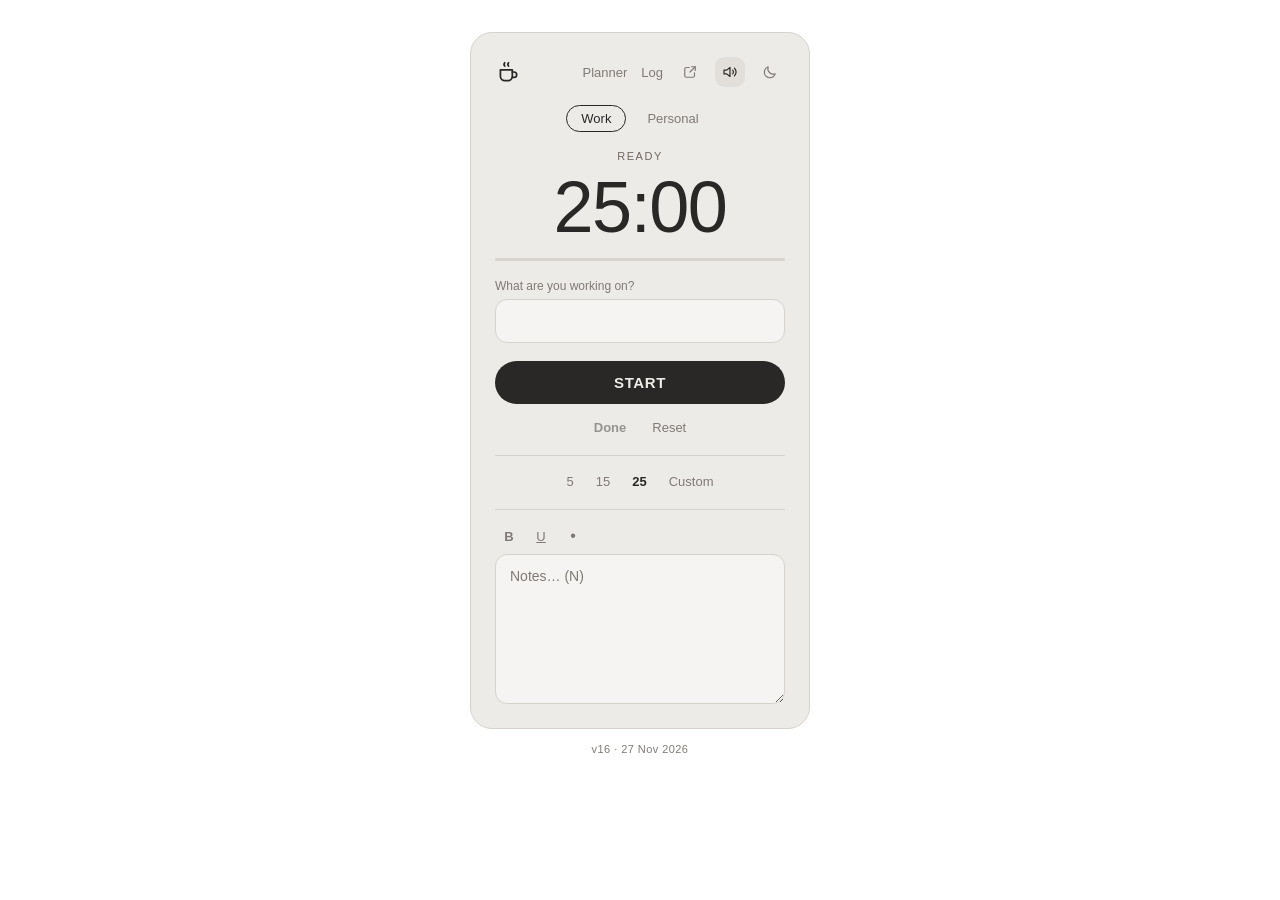
<file: index.html>
<!doctype html>
<!-- PomoPal. Copyright (c) 2026 JulieFluff. All rights reserved. Not for reuse; see LICENSE.txt. -->
<html lang="en">
<head>
  <meta charset="UTF-8"><meta name="viewport" content="width=device-width, initial-scale=1">
  <meta http-equiv="Content-Security-Policy" content="default-src 'self'; img-src 'self' data:; style-src 'self'; script-src 'self'; connect-src 'self' https://*.supabase.co">
  <title>Focus</title><link rel="icon" href="assets/icons/mug.svg"><link rel="stylesheet" href="web.css?v=v16">
</head>
<body class="web">
<!-- Browser version (work look, locked design docs/PomoPal_work-look-mockup.html, Val 2026-11-18).
     It keeps every id the shared ../renderer/app.js needs, so the Mac app's code runs it unchanged. -->
<main class="app-shell" aria-label="Focus timer">
  <section id="timer-view" class="card timer-card">
    <header class="top full-only">
      <button id="mascot" class="mug-button" type="button" data-active="tomato" aria-label="Focus timer">
        <svg class="mug" viewBox="0 0 24 24" aria-hidden="true"><path d="M5 10h11v6a4 4 0 0 1-4 4H9a4 4 0 0 1-4-4z"/><path d="M16 12h1.5a2.5 2.5 0 0 1 0 5H16"/><path class="steam" d="M9 3.5c-.8.9-.8 2.1 0 3"/><path class="steam s2" d="M12.5 3.5c-.8.9-.8 2.1 0 3"/></svg>
      </button>
      <nav class="tools" aria-label="Menu">
        <a id="open-planner" class="text-link" href="planner.html" target="_blank" rel="noopener">Planner</a>
        <button id="open-log" class="text-link" type="button">Log</button>
        <button id="compact-toggle" class="icon-button popout-icon" type="button" aria-label="Pop out the timer" title="Pop out the timer"></button>
        <button id="mute-toggle" class="icon-button sound-icon" type="button" aria-label="Mute sounds" aria-pressed="false"></button>
        <button id="theme-toggle" class="icon-button theme-icon" type="button" aria-label="Switch to dark mode" aria-pressed="false"></button>
      </nav>
    </header>
    <div id="category-slot" class="full-only"></div>
    <p id="status" class="hidden-status" aria-hidden="true">Ready when you are</p>
    <p id="web-status" class="status full-only" aria-live="polite">Ready</p>
    <output id="time" class="time" aria-label="Time remaining">25:00</output>
    <div class="progress full-only" aria-hidden="true"><i id="progress-bar"></i></div>
    <div class="intention-wrap full-only">
      <label for="intention">What are you working on?</label>
      <input id="intention" maxlength="120" autocomplete="off" aria-autocomplete="list" aria-controls="suggestions">
      <div id="suggestions" class="suggest" role="listbox" aria-label="Earlier tasks" hidden></div>
      <p id="task-needed" class="task-needed" role="alert" hidden>Type what you're working on first</p>
    </div>
    <div id="timer-controls" class="controls full-only">
      <button id="start-stop" class="primary" type="button">Start</button>
      <div class="links"><button id="log-time" class="text-link strong" type="button" title="Stop now and log the time so far" disabled>Done</button><button id="reset" class="text-link" type="button">Reset</button></div>
      <p id="done-hint" class="hint" hidden>Done = stop now and log the time so far</p>
    </div>
    <div class="presets full-only" aria-label="Timer length">
      <span class="duration-row"><button type="button" data-minutes="5" aria-pressed="false">5</button><button type="button" data-minutes="15" aria-pressed="false">15</button><button type="button" data-minutes="25" class="selected" aria-pressed="true">25</button></span>
      <button id="custom-toggle" class="text-link" type="button" aria-expanded="false">Custom</button>
    </div>
    <form id="custom-duration" class="custom-duration full-only" hidden><label for="custom-minutes">Minutes</label><input id="custom-minutes" type="number" min="1" max="180" step="1" inputmode="numeric" required><button type="submit" class="text-link strong">Set</button></form>
    <!-- Notes while the timer runs (Val 2026-11-19). Moves into the pop-out with the time. -->
    <div id="live-notes" class="live-notes">
      <div id="live-note" data-placeholder="Notes… (N)" aria-label="Notes for this session"></div>
    </div>
    <!-- The shared app's own "time's up" choices; the browser version uses the note card below instead. -->
    <div id="completion-actions" class="app-only" hidden><span id="completed-task"></span><button id="continue-task" type="button">Continue</button><button id="new-task" type="button">New task</button><button id="expand-toggle" type="button">Back</button><input id="always-on-top" type="checkbox"></div>
  </section>

  <section id="note-card" class="card note-card full-only" aria-label="Logged" hidden>
    <p class="status note-status">
      <svg class="mug" viewBox="0 0 24 24" aria-hidden="true"><path d="M5 10h11v6a4 4 0 0 1-4 4H9a4 4 0 0 1-4-4z"/><path d="M16 12h1.5a2.5 2.5 0 0 1 0 5H16"/><path class="steam" d="M9 3.5c-.8.9-.8 2.1 0 3"/><path class="steam s2" d="M12.5 3.5c-.8.9-.8 2.1 0 3"/></svg>
      <span id="note-status">Time's up · logged</span>
    </p>
    <p id="note-title" class="note-title"></p>
    <p id="note-sub" class="note-sub"></p>
    <label for="note-text" id="note-text-label">Add a note (optional)</label>
    <div id="note-text" aria-labelledby="note-text-label"></div>
    <button id="save-note" class="primary" type="button">Save note</button>
    <div class="links"><button id="skip-note" class="text-link" type="button">Skip</button><button id="same-again" class="text-link" type="button">Same task again</button></div>
  </section>

  <section id="log-view" class="card log-card full-only" aria-label="Log" hidden></section>

  <p class="web-popped mini-only">The timer is in the pop-out window · <button id="bring-back" class="text-link" type="button">Bring it back</button></p>
  <!-- Version: the build script writes the build's version here (Val 2026-11-19). -->
  <p id="app-version" class="app-version">v16 · 27 Nov 2026</p>
</main>
<dialog id="settings-dialog" aria-label="Settings">
  <form method="dialog"><select id="finish-sound" aria-label="Finish sound"><option value="random">Surprise me</option><option value="bright">Bright</option><option value="gentle">Gentle</option><option value="sparkle">Sparkle</option></select></form>
</dialog>
<script src="renderer/timer-model.js?v=v16"></script><script src="renderer/finish-sounds.js?v=v16"></script><script src="renderer/preferences.js?v=v16"></script><script src="web-log.js?v=v16"></script><script src="web-notes.js?v=v16"></script><script src="web-bridge.js?v=v16"></script><script src="renderer/app.js?v=v16"></script><script src="web-config.js?v=v16"></script><script src="web-sync.js?v=v16"></script><script src="web-extras.js?v=v16"></script>
</body></html>
</file>
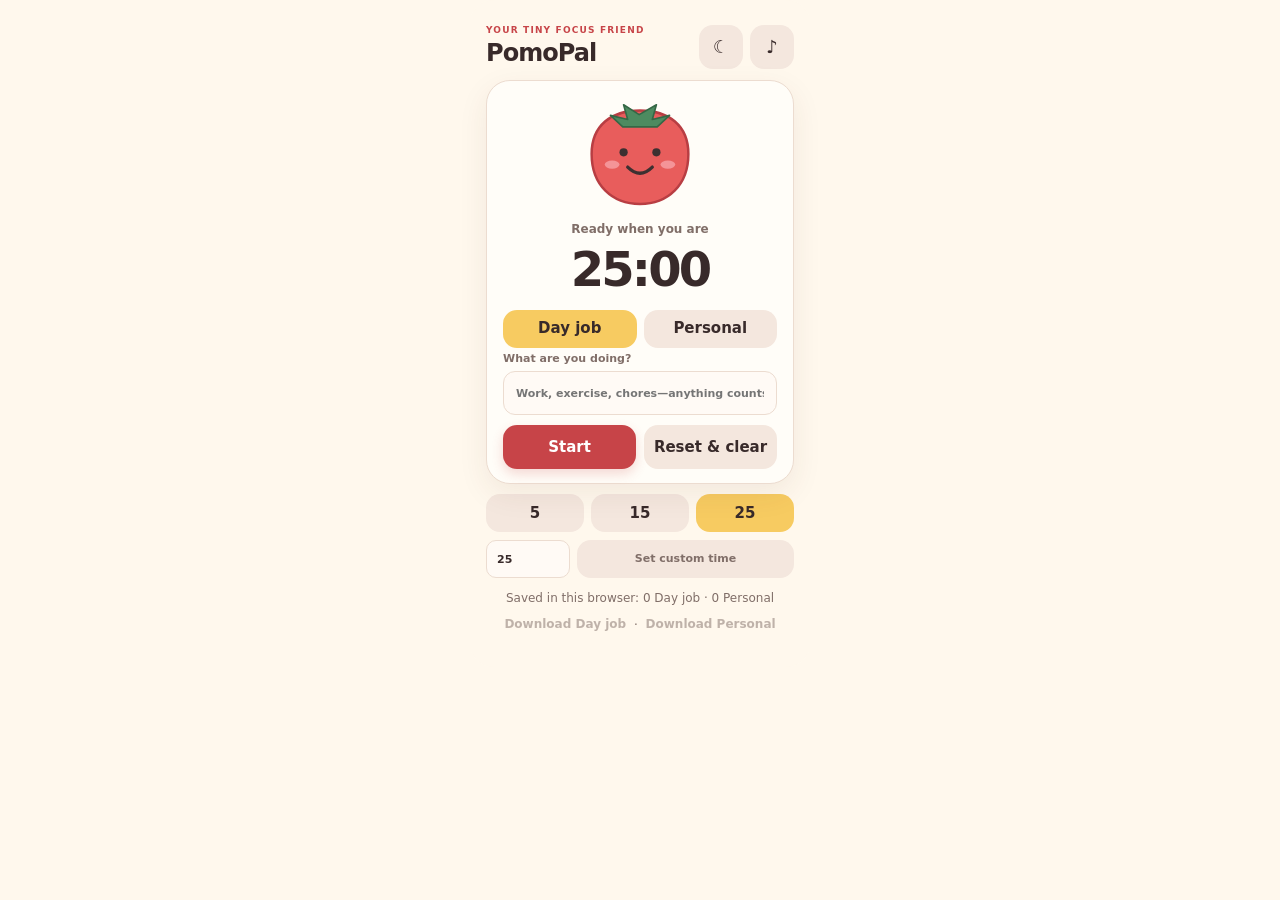
<file: PomoPal_v01_2026-11-11/index.html>
<!doctype html>
<html lang="en">
<head>
  <meta charset="UTF-8"><meta name="viewport" content="width=device-width, initial-scale=1">
  <meta http-equiv="Content-Security-Policy" content="default-src 'self'; style-src 'self'; script-src 'self'">
  <title>PomoPal</title><link rel="stylesheet" href="renderer/styles.css"><link rel="stylesheet" href="web.css">
</head>
<body class="web">
<!-- The <main> and <dialog> below are the Mac app's screens from ../renderer/index.html, copied unchanged (a test keeps them identical). -->
<main class="app-shell" aria-label="PomoPal timer">
  <header class="titlebar full-only"><div><p class="eyebrow">YOUR TINY FOCUS FRIEND</p><h1>PomoPal</h1></div><div class="icon-actions"><button id="theme-toggle" class="icon-button" type="button" aria-label="Switch to dark mode" aria-pressed="false">☾</button><button id="mute-toggle" class="icon-button" type="button" aria-label="Mute sounds" aria-pressed="false">♪</button><button id="compact-toggle" class="icon-button" type="button" aria-label="Switch to mini timer">↘</button></div></header>
  <section class="timer-card">
    <button id="expand-toggle" class="mini-only expand-button" type="button" aria-label="Return to full timer">↗</button>
    <button id="mascot" class="mascot" type="button" data-active="tomato" aria-label="Change PomoPal friend" title="Change PomoPal friend">
      <svg viewBox="0 0 180 150" role="img" aria-hidden="true">
        <g id="mascot-tomato" class="mascot-option tomato"><path class="fruit" d="M31 78C31 43 55 25 90 25s59 18 59 53c0 38-25 61-59 61S31 116 31 78Z"/><path class="leaf" d="M89 30 70 18l5 18-21-5 15 14h42l15-14-21 5 5-18Z"/><g class="eyes"><circle cx="70" cy="76" r="5"/><circle cx="110" cy="76" r="5"/></g><path class="smile" d="M75 94q15 15 30 0"/><g class="cheeks"><ellipse cx="56" cy="91" rx="9" ry="5"/><ellipse cx="124" cy="91" rx="9" ry="5"/></g></g>
        <g id="mascot-cat" class="mascot-option cat"><path class="cat-ear" d="M42 58 48 22 73 43M138 58l-6-36-25 21"/><ellipse class="animal-head cat-head" cx="90" cy="83" rx="58" ry="49"/><path class="ear-inner" d="m49 46 3-16 12 17m67-1-3-16-12 17"/><g class="eyes"><circle cx="69" cy="79" r="5"/><circle cx="111" cy="79" r="5"/></g><path class="nose" d="m90 91-6-4h12Z"/><path class="smile" d="M90 92q-2 12-13 9m13-9q2 12 13 9"/><path class="whiskers" d="M70 94 45 88m25 13-26 5m66-12 25-6m-25 13 26 5"/><g class="cheeks"><ellipse cx="55" cy="96" rx="9" ry="5"/><ellipse cx="125" cy="96" rx="9" ry="5"/></g></g>
        <g id="mascot-dog" class="mascot-option dog"><ellipse class="dog-ear" cx="42" cy="72" rx="20" ry="36" transform="rotate(18 42 72)"/><ellipse class="dog-ear" cx="138" cy="72" rx="20" ry="36" transform="rotate(-18 138 72)"/><ellipse class="animal-head dog-head" cx="90" cy="82" rx="54" ry="50"/><path class="dog-spot" d="M60 40q27-18 34 9-8 26-35 24-13-17 1-33Z"/><ellipse class="muzzle" cx="90" cy="103" rx="25" ry="19"/><g class="eyes"><circle cx="69" cy="77" r="5"/><circle cx="111" cy="77" r="5"/></g><ellipse class="nose" cx="90" cy="95" rx="8" ry="6"/><path class="smile" d="M90 101q-2 11-13 9m13-9q2 11 13 9"/><g class="cheeks"><ellipse cx="54" cy="97" rx="8" ry="4"/><ellipse cx="126" cy="97" rx="8" ry="4"/></g></g>
        <g id="mascot-hamster" class="mascot-option hamster"><circle class="hamster-ear" cx="51" cy="46" r="18"/><circle class="hamster-ear" cx="129" cy="46" r="18"/><circle class="ear-inner-circle" cx="51" cy="46" r="10"/><circle class="ear-inner-circle" cx="129" cy="46" r="10"/><ellipse class="animal-head hamster-head" cx="90" cy="86" rx="57" ry="51"/><ellipse class="hamster-muzzle" cx="78" cy="104" rx="20" ry="18"/><ellipse class="hamster-muzzle" cx="102" cy="104" rx="20" ry="18"/><g class="eyes"><circle cx="68" cy="78" r="5"/><circle cx="112" cy="78" r="5"/></g><path class="nose" d="m90 94-6-4h12Z"/><path class="smile" d="M90 96q-1 11-10 11m10-11q1 11 10 11"/><g class="cheeks"><circle cx="49" cy="98" r="11"/><circle cx="131" cy="98" r="11"/></g></g>
        <g id="mascot-apple" class="mascot-option apple"><path class="fruit" d="M89 42c-17-16-55-5-58 35-4 50 27 67 59 59 32 8 63-9 59-59-3-40-41-51-58-35Z"/><path class="stem" d="M90 42q-2-20 12-30"/><path class="leaf" d="M101 22q21-18 34 1-19 17-34-1Z"/><g class="eyes"><circle cx="70" cy="78" r="5"/><circle cx="110" cy="78" r="5"/></g><path class="smile" d="M75 96q15 15 30 0"/><g class="cheeks"><ellipse cx="56" cy="94" rx="8" ry="4"/><ellipse cx="124" cy="94" rx="8" ry="4"/></g></g>
        <g id="mascot-pear" class="mascot-option pear"><path class="fruit" d="M90 31c-15 0-22 14-24 32-2 19-31 28-31 52 0 25 24 31 55 31s55-6 55-31c0-24-29-33-31-52-2-18-9-32-24-32Z"/><path class="stem" d="M90 34q1-19 11-26"/><path class="leaf" d="M101 18q19-13 27 3-17 11-27-3Z"/><g class="eyes"><circle cx="71" cy="99" r="5"/><circle cx="109" cy="99" r="5"/></g><path class="smile" d="M76 116q14 13 28 0"/></g>

      </svg>
    </button>
    <p id="status" class="status full-only" aria-live="polite" aria-atomic="true">Ready when you are</p><output id="time" class="time" aria-label="Time remaining">25:00</output>
    <label class="intention-wrap full-only" for="intention"><span>What are you doing?</span><input id="intention" maxlength="120" placeholder="Work, exercise, chores—anything counts" autocomplete="off"></label>
    <div id="timer-controls" class="controls"><button id="start-stop" class="primary" type="button">Start</button><button id="reset" class="secondary full-only" type="button">Reset &amp; clear</button></div>
    <div id="completion-actions" class="completion-actions full-only" hidden>
      <p><strong>Keep going or switch gears?</strong><span id="completed-task"></span></p>
      <button id="continue-task" class="primary" type="button">Continue this activity</button>
      <button id="new-task" class="secondary" type="button">Start something new</button>
    </div>
  </section>
  <section class="settings full-only" aria-label="Timer settings">
    <div class="duration-row" aria-label="Activity duration"><button type="button" data-minutes="5" aria-pressed="false">5</button><button type="button" data-minutes="15" aria-pressed="false">15</button><button type="button" data-minutes="25" class="selected" aria-pressed="true">25</button></div>
    <form id="custom-duration" class="custom-duration"><label for="custom-minutes">Custom minutes</label><div><input id="custom-minutes" type="number" min="1" max="180" step="1" inputmode="numeric" required><button type="submit">Set custom time</button></div></form>
    <label class="topmost"><input id="always-on-top" type="checkbox"> Keep above other windows</label>
  </section>
</main>
<dialog id="settings-dialog" aria-labelledby="settings-title">
  <form method="dialog" class="settings-panel">
    <div class="settings-heading"><div><p class="eyebrow">PREFERENCES</p><h2 id="settings-title">Settings</h2></div><button id="close-settings" class="close-settings" type="submit" aria-label="Close settings">×</button></div>
    <label class="sound-setting" for="finish-sound"><span>Finish sound</span><select id="finish-sound"><option value="random">Surprise me</option><option value="bright">Bright</option><option value="gentle">Gentle</option><option value="sparkle">Sparkle</option></select></label>
  </form>
</dialog>
<script src="renderer/timer-model.js"></script><script src="renderer/finish-sounds.js"></script><script src="renderer/preferences.js"></script><script src="web-log.js"></script><script src="web-bridge.js"></script><script src="renderer/app.js"></script><script src="web-extras.js"></script>
</body></html>
</file>
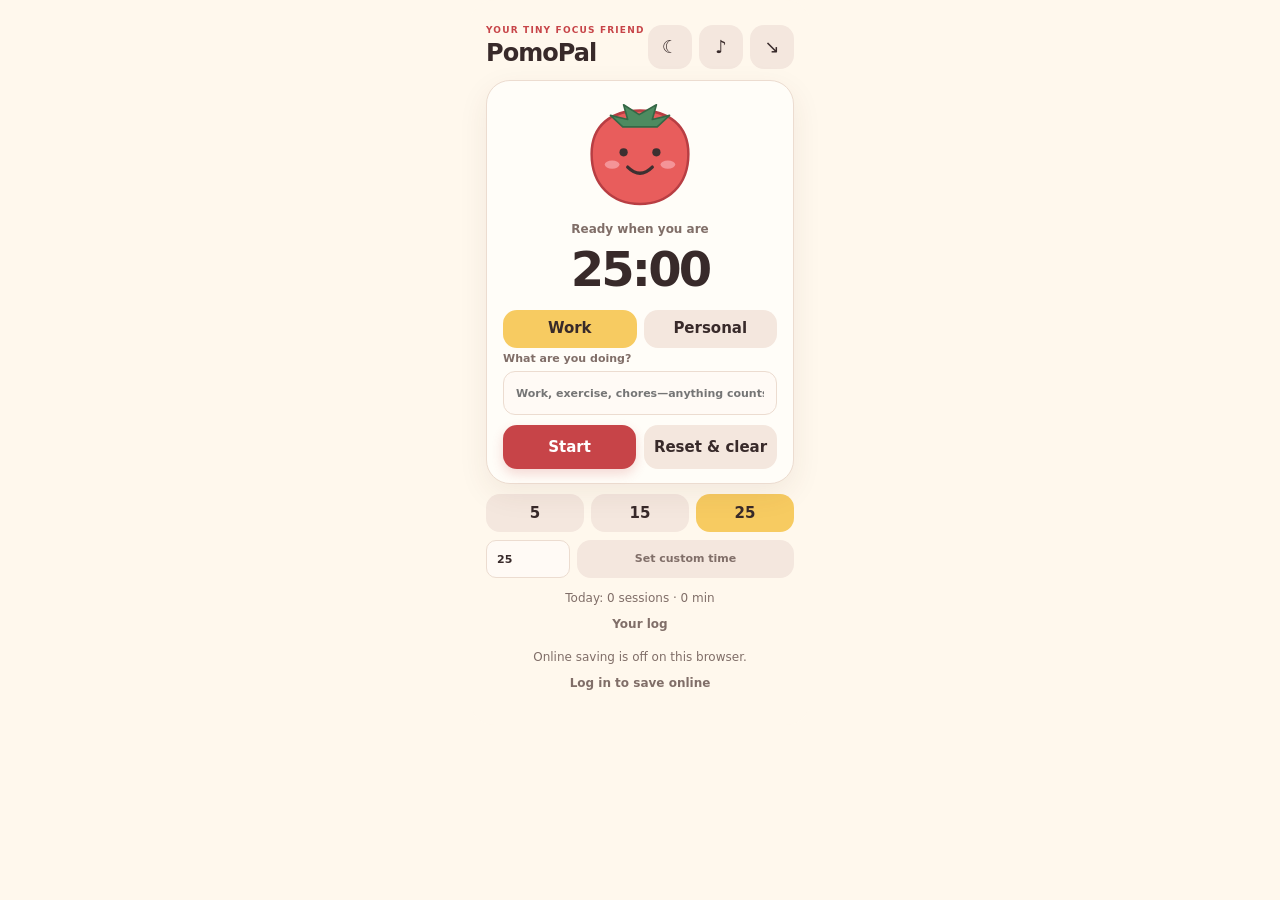
<file: PomoPal_v04_2026-11-16/index.html>
<!doctype html>
<!-- PomoPal. Copyright (c) 2026 JulieFluff. All rights reserved. Not for reuse; see LICENSE.txt. -->
<html lang="en">
<head>
  <meta charset="UTF-8"><meta name="viewport" content="width=device-width, initial-scale=1">
  <meta http-equiv="Content-Security-Policy" content="default-src 'self'; style-src 'self'; script-src 'self'; connect-src 'self' https://*.supabase.co">
  <title>PomoPal</title><link rel="stylesheet" href="renderer/styles.css"><link rel="stylesheet" href="web.css">
</head>
<body class="web">
<!-- The <main> and <dialog> below are the Mac app's screens from ../renderer/index.html, copied unchanged (a test keeps them identical). -->
<main class="app-shell" aria-label="PomoPal timer">
  <header class="titlebar full-only"><div><p class="eyebrow">YOUR TINY FOCUS FRIEND</p><h1>PomoPal</h1></div><div class="icon-actions"><button id="theme-toggle" class="icon-button" type="button" aria-label="Switch to dark mode" aria-pressed="false">☾</button><button id="mute-toggle" class="icon-button" type="button" aria-label="Mute sounds" aria-pressed="false">♪</button><button id="compact-toggle" class="icon-button" type="button" aria-label="Switch to mini timer">↘</button></div></header>
  <section class="timer-card">
    <button id="expand-toggle" class="mini-only expand-button" type="button" aria-label="Return to full timer">↗</button>
    <button id="mascot" class="mascot" type="button" data-active="tomato" aria-label="Change PomoPal friend" title="Change PomoPal friend">
      <svg viewBox="0 0 180 150" role="img" aria-hidden="true">
        <g id="mascot-tomato" class="mascot-option tomato"><path class="fruit" d="M31 78C31 43 55 25 90 25s59 18 59 53c0 38-25 61-59 61S31 116 31 78Z"/><path class="leaf" d="M89 30 70 18l5 18-21-5 15 14h42l15-14-21 5 5-18Z"/><g class="eyes"><circle cx="70" cy="76" r="5"/><circle cx="110" cy="76" r="5"/></g><path class="smile" d="M75 94q15 15 30 0"/><g class="cheeks"><ellipse cx="56" cy="91" rx="9" ry="5"/><ellipse cx="124" cy="91" rx="9" ry="5"/></g></g>
        <g id="mascot-cat" class="mascot-option cat"><path class="cat-ear" d="M42 58 48 22 73 43M138 58l-6-36-25 21"/><ellipse class="animal-head cat-head" cx="90" cy="83" rx="58" ry="49"/><path class="ear-inner" d="m49 46 3-16 12 17m67-1-3-16-12 17"/><g class="eyes"><circle cx="69" cy="79" r="5"/><circle cx="111" cy="79" r="5"/></g><path class="nose" d="m90 91-6-4h12Z"/><path class="smile" d="M90 92q-2 12-13 9m13-9q2 12 13 9"/><path class="whiskers" d="M70 94 45 88m25 13-26 5m66-12 25-6m-25 13 26 5"/><g class="cheeks"><ellipse cx="55" cy="96" rx="9" ry="5"/><ellipse cx="125" cy="96" rx="9" ry="5"/></g></g>
        <g id="mascot-dog" class="mascot-option dog"><ellipse class="dog-ear" cx="42" cy="72" rx="20" ry="36" transform="rotate(18 42 72)"/><ellipse class="dog-ear" cx="138" cy="72" rx="20" ry="36" transform="rotate(-18 138 72)"/><ellipse class="animal-head dog-head" cx="90" cy="82" rx="54" ry="50"/><path class="dog-spot" d="M60 40q27-18 34 9-8 26-35 24-13-17 1-33Z"/><ellipse class="muzzle" cx="90" cy="103" rx="25" ry="19"/><g class="eyes"><circle cx="69" cy="77" r="5"/><circle cx="111" cy="77" r="5"/></g><ellipse class="nose" cx="90" cy="95" rx="8" ry="6"/><path class="smile" d="M90 101q-2 11-13 9m13-9q2 11 13 9"/><g class="cheeks"><ellipse cx="54" cy="97" rx="8" ry="4"/><ellipse cx="126" cy="97" rx="8" ry="4"/></g></g>
        <g id="mascot-hamster" class="mascot-option hamster"><circle class="hamster-ear" cx="51" cy="46" r="18"/><circle class="hamster-ear" cx="129" cy="46" r="18"/><circle class="ear-inner-circle" cx="51" cy="46" r="10"/><circle class="ear-inner-circle" cx="129" cy="46" r="10"/><ellipse class="animal-head hamster-head" cx="90" cy="86" rx="57" ry="51"/><ellipse class="hamster-muzzle" cx="78" cy="104" rx="20" ry="18"/><ellipse class="hamster-muzzle" cx="102" cy="104" rx="20" ry="18"/><g class="eyes"><circle cx="68" cy="78" r="5"/><circle cx="112" cy="78" r="5"/></g><path class="nose" d="m90 94-6-4h12Z"/><path class="smile" d="M90 96q-1 11-10 11m10-11q1 11 10 11"/><g class="cheeks"><circle cx="49" cy="98" r="11"/><circle cx="131" cy="98" r="11"/></g></g>
        <g id="mascot-apple" class="mascot-option apple"><path class="fruit" d="M89 42c-17-16-55-5-58 35-4 50 27 67 59 59 32 8 63-9 59-59-3-40-41-51-58-35Z"/><path class="stem" d="M90 42q-2-20 12-30"/><path class="leaf" d="M101 22q21-18 34 1-19 17-34-1Z"/><g class="eyes"><circle cx="70" cy="78" r="5"/><circle cx="110" cy="78" r="5"/></g><path class="smile" d="M75 96q15 15 30 0"/><g class="cheeks"><ellipse cx="56" cy="94" rx="8" ry="4"/><ellipse cx="124" cy="94" rx="8" ry="4"/></g></g>
        <g id="mascot-pear" class="mascot-option pear"><path class="fruit" d="M90 31c-15 0-22 14-24 32-2 19-31 28-31 52 0 25 24 31 55 31s55-6 55-31c0-24-29-33-31-52-2-18-9-32-24-32Z"/><path class="stem" d="M90 34q1-19 11-26"/><path class="leaf" d="M101 18q19-13 27 3-17 11-27-3Z"/><g class="eyes"><circle cx="71" cy="99" r="5"/><circle cx="109" cy="99" r="5"/></g><path class="smile" d="M76 116q14 13 28 0"/></g>

      </svg>
    </button>
    <p id="status" class="status full-only" aria-live="polite" aria-atomic="true">Ready when you are</p><output id="time" class="time" aria-label="Time remaining">25:00</output>
    <label class="intention-wrap full-only" for="intention"><span>What are you doing?</span><input id="intention" maxlength="120" placeholder="Work, exercise, chores—anything counts" autocomplete="off"></label>
    <div id="timer-controls" class="controls"><button id="start-stop" class="primary" type="button">Start</button><button id="reset" class="secondary full-only" type="button">Reset &amp; clear</button></div>
    <div id="completion-actions" class="completion-actions full-only" hidden>
      <p><strong>Keep going or switch gears?</strong><span id="completed-task"></span></p>
      <button id="continue-task" class="primary" type="button">Continue this activity</button>
      <button id="new-task" class="secondary" type="button">Start something new</button>
    </div>
  </section>
  <section class="settings full-only" aria-label="Timer settings">
    <div class="duration-row" aria-label="Activity duration"><button type="button" data-minutes="5" aria-pressed="false">5</button><button type="button" data-minutes="15" aria-pressed="false">15</button><button type="button" data-minutes="25" class="selected" aria-pressed="true">25</button></div>
    <form id="custom-duration" class="custom-duration"><label for="custom-minutes">Custom minutes</label><div><input id="custom-minutes" type="number" min="1" max="180" step="1" inputmode="numeric" required><button type="submit">Set custom time</button></div></form>
    <label class="topmost"><input id="always-on-top" type="checkbox"> Keep above other windows</label>
  </section>
</main>
<dialog id="settings-dialog" aria-labelledby="settings-title">
  <form method="dialog" class="settings-panel">
    <div class="settings-heading"><div><p class="eyebrow">PREFERENCES</p><h2 id="settings-title">Settings</h2></div><button id="close-settings" class="close-settings" type="submit" aria-label="Close settings">×</button></div>
    <label class="sound-setting" for="finish-sound"><span>Finish sound</span><select id="finish-sound"><option value="random">Surprise me</option><option value="bright">Bright</option><option value="gentle">Gentle</option><option value="sparkle">Sparkle</option></select></label>
  </form>
</dialog>
<script src="renderer/timer-model.js"></script><script src="renderer/finish-sounds.js"></script><script src="renderer/preferences.js"></script><script src="web-log.js"></script><script src="web-bridge.js"></script><script src="renderer/app.js"></script><script src="web-config.js"></script><script src="web-sync.js"></script><script src="web-extras.js"></script>
</body></html>
</file>
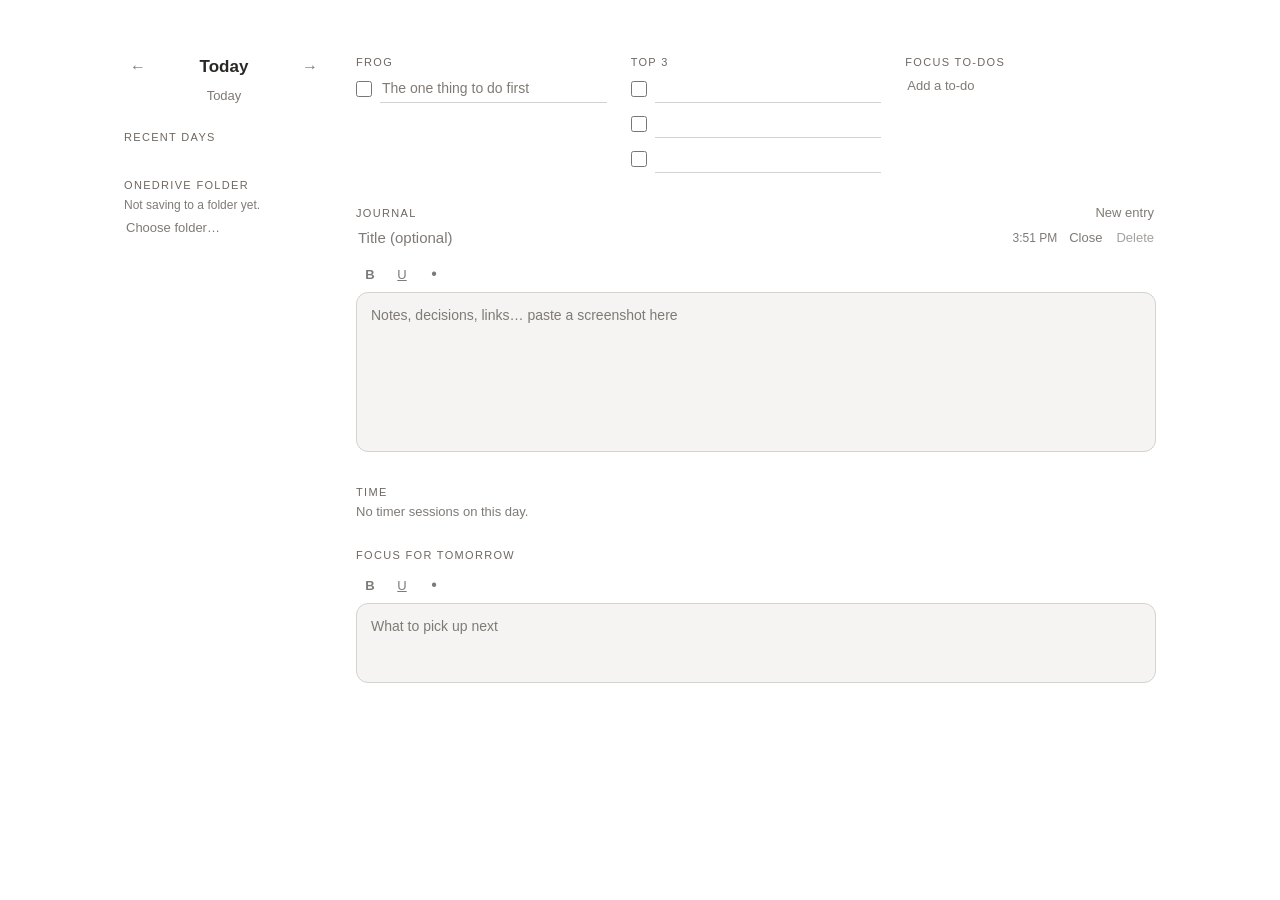
<file: planner.html>
<!doctype html>
<html lang="en">
<head>
  <meta charset="UTF-8"><meta name="viewport" content="width=device-width, initial-scale=1">
  <meta http-equiv="Content-Security-Policy" content="default-src 'self'; img-src 'self' data:; style-src 'self'; script-src 'self'; connect-src 'self'">
  <title>Planner</title><link rel="icon" href="assets/icons/mug.svg"><link rel="stylesheet" href="web.css?v=v16"><link rel="stylesheet" href="planner.css?v=v16">
</head>
<!-- PomoPal Planner (Val 2026-11-27): one page per day. Planner notes stay in this browser
     (never online); the day's timer sessions show here from the timer's log. -->
<body class="web planner-page">
<div class="planner">
  <aside class="side" aria-label="Days">
    <div class="day-nav">
      <button id="prev-day" class="text-link" type="button" aria-label="Previous day">←</button>
      <h1 id="day-title" class="day-title"></h1>
      <button id="next-day" class="text-link" type="button" aria-label="Next day">→</button>
    </div>
    <button id="go-today" class="text-link" type="button">Today</button>
    <p class="side-label">Recent days</p>
    <ul id="recent-days" class="recent"></ul>
    <div class="folder" aria-live="polite">
      <p class="side-label">OneDrive folder</p>
      <p id="folder-state" class="folder-state"></p>
      <p class="folder-links"><button id="folder-link" class="text-link" type="button" hidden></button><button id="restore-link" class="text-link" type="button" hidden>Restore from folder</button></p>
    </div>
  </aside>

  <main class="day" aria-labelledby="day-title">
    <p id="store-problem" class="store-problem" role="alert" hidden></p>

    <section id="carried" class="carried" hidden>
      <p class="label" id="carried-label"></p>
      <div id="carried-text" class="note-view"></div>
    </section>

    <section class="block" aria-labelledby="frog-label">
      <p class="label" id="frog-label">Frog</p>
      <div class="item frog"><input id="frog-done" type="checkbox" aria-label="Frog done"><input id="frog-text" class="line" type="text" placeholder="The one thing to do first" aria-labelledby="frog-label"></div>
    </section>

    <section class="block" aria-labelledby="top3-label">
      <p class="label" id="top3-label">Top 3</p>
      <div id="top3"></div>
    </section>

    <section class="block" aria-labelledby="todos-label">
      <p class="label" id="todos-label">Focus to-dos</p>
      <div id="todos"></div>
      <button id="add-todo" class="text-link" type="button">Add a to-do</button>
    </section>

    <section class="block wide" aria-labelledby="journal-label">
      <div class="label-row"><p class="label" id="journal-label">Journal</p><button id="new-entry" class="text-link" type="button">New entry</button></div>
      <div id="entries"></div>
    </section>

    <section class="block wide" aria-labelledby="time-label">
      <p class="label" id="time-label">Time</p>
      <div id="time-list" class="time-list"></div>
    </section>

    <section class="block wide" aria-labelledby="tomorrow-label">
      <p class="label" id="tomorrow-label">Focus for tomorrow</p>
      <div id="tomorrow" aria-labelledby="tomorrow-label" data-placeholder="What to pick up next"></div>
    </section>

    <p id="save-state" class="save-state" aria-live="polite"></p>
  </main>
</div>
<script src="web-log.js?v=v16"></script><script src="web-notes.js?v=v16"></script><script src="web-docx.js?v=v16"></script><script src="web-planner.js?v=v16"></script>
</body></html>
</file>
<file: web.css>
/* PomoPal browser version: work look (locked design docs/PomoPal_work-look-mockup.html, Val 2026-11-18).
   Warm greys, charcoal text, a darker warm grey accent; the mug turns red when time is up.
   Stands alone: the Mac app's renderer/styles.css is not loaded here. Icons: assets/icons/. */
:root {
  --page: #FFFFFF; --card: #EDEBE8; --card2: #E2DFDB; --ink: #2A2826; --muted: #7F7A75; --line: #D6D2CD;
  --accent: #2A2826; --onaccent: #EDEBE8; --soft: #CAC5BF; --field: #F5F4F2; --tone: #6F6760; --red: #C2463C;
  color-scheme: light;
}
:root[data-theme="dark"] {
  --page: #1A1917; --card: #252321; --card2: #2E2B28; --ink: #ECE8E3; --muted: #9C968F; --line: #3B3733;
  --accent: #ECE8E3; --onaccent: #252321; --soft: #47423D; --field: #1D1B19; --tone: #BDB4AA; --red: #E2695E;
  color-scheme: dark;
}
* { box-sizing: border-box; }
[hidden] { display: none !important; }
html { background: var(--page); }
body.web { margin: 0; min-height: 100vh; background: var(--page); color: var(--ink); font-family: -apple-system, BlinkMacSystemFont, "Helvetica Neue", Arial, sans-serif; -webkit-font-smoothing: antialiased; }
button, input, textarea, select { font: inherit; color: inherit; }
button { cursor: pointer; border: 0; background: none; padding: 0; }
button:disabled { cursor: default; }
:focus-visible { outline: 2px solid var(--tone); outline-offset: 2px; border-radius: 6px; }

.app-shell { display: flex; flex-direction: column; align-items: center; padding: 32px 16px 40px; }
.card { width: 100%; max-width: 340px; background: var(--card); border: 1px solid var(--line); border-radius: 22px; padding: 24px; }
.app-only, .hidden-status, #settings-dialog { display: none !important; }
.mini-only { display: none; }
body.mini .full-only, body.mini #timer-view { display: none !important; }
body.mini:not(.web-popout) .mini-only { display: block; }

/* Mug (logo, note card, pop-out) */
.mug { display: block; fill: none; stroke: var(--ink); stroke-width: 1.6; stroke-linecap: round; stroke-linejoin: round; }
.mug-button { display: inline-flex; padding: 0; cursor: default; }
.mug-button .mug { width: 26px; height: 26px; }
body.timer-complete .mug-button .mug, .note-card.up .mug { stroke: var(--red); }
body.timer-complete .mug-button .steam, .note-card.up .steam { transform-box: fill-box; animation: rise 2s ease-in-out infinite; }
body.timer-complete .mug-button .steam.s2, .note-card.up .steam.s2 { animation-delay: .7s; }
@keyframes rise { 0% { transform: translateY(2px); opacity: 0; } 40% { opacity: 1; } 100% { transform: translateY(-3px); opacity: 0; } }
@media (prefers-reduced-motion: reduce) { .steam { animation: none !important; } }

/* Top row: logo left, quiet menu right */
.top { display: flex; align-items: center; gap: 10px; margin-bottom: 18px; }
.tools { margin-left: auto; display: flex; align-items: center; gap: 10px; }
.icon-button { width: 30px; height: 30px; border-radius: 9px; font-size: 0; display: inline-flex; align-items: center; justify-content: center; color: var(--muted); }
.icon-button::before { content: ""; width: 18px; height: 18px; background: currentColor; -webkit-mask: var(--icon) center / contain no-repeat; mask: var(--icon) center / contain no-repeat; }
.icon-button:hover { color: var(--ink); }
.popout-icon { --icon: url("assets/icons/popout.svg"); }
.sound-icon { --icon: url("assets/icons/sound-on.svg"); color: var(--ink); background: var(--card2); }
.sound-icon[aria-pressed="true"] { --icon: url("assets/icons/sound-off.svg"); color: var(--muted); background: none; }
.theme-icon { --icon: url("assets/icons/moon.svg"); }
.theme-icon[aria-pressed="true"] { --icon: url("assets/icons/sun.svg"); }

/* Quiet text links */
.text-link { font-size: 13px; color: var(--muted); padding: 4px 2px; }
.text-link:hover:not(:disabled) { color: var(--ink); }
a.text-link { text-decoration: none; }
.text-link.strong { color: var(--ink); font-weight: 600; }
.text-link:disabled { opacity: .45; }
.links { display: flex; justify-content: center; gap: 22px; }

/* Work / Personal and other small pill rows */
.seg { display: flex; justify-content: center; gap: 6px; }
.seg button { font-size: 13px; padding: 5px 14px; border-radius: 999px; color: var(--muted); border: 1px solid transparent; }
.seg button.on { border-color: var(--ink); color: var(--ink); }
.seg button:disabled { opacity: .4; }
.web-category { margin-bottom: 18px; }

/* Timer */
.status { text-align: center; font-size: 11px; letter-spacing: .14em; text-transform: uppercase; color: var(--tone); margin: 0; }
.time { display: block; text-align: center; font-size: 72px; font-weight: 300; letter-spacing: -.02em; font-variant-numeric: tabular-nums; margin: 4px 0 18px; }
.progress { height: 3px; background: var(--line); border-radius: 2px; margin: -8px 0 18px; overflow: hidden; }
.progress i { display: block; height: 100%; width: 0; background: var(--tone); border-radius: 2px; transition: width .8s linear; }
body.timer-complete #timer-view { border-color: var(--tone); box-shadow: 0 0 0 3px color-mix(in srgb, var(--tone) 16%, transparent); }

.intention-wrap { position: relative; }
.intention-wrap label, .note-card label { display: block; font-size: 12px; color: var(--muted); margin-bottom: 6px; }
#intention, .note-card .rich, .custom-duration input, .web-login input { width: 100%; background: var(--field); border: 1px solid var(--line); border-radius: 12px; padding: 11px 14px; font-size: 14px; line-height: 1.45; }
.suggest { position: absolute; left: 0; right: 0; z-index: 2; background: var(--field); border: 1px solid var(--line); border-top: none; border-radius: 0 0 12px 12px; margin-top: -8px; padding: 10px 0 4px; font-size: 13px; }
.suggestion { display: block; width: 100%; text-align: left; padding: 6px 14px; color: var(--muted); overflow-wrap: anywhere; }
.suggestion b { color: var(--ink); font-weight: 600; }
.suggestion:hover, .suggestion.hi { color: var(--ink); background: var(--card2); }
/* No Start without a task (Val 2026-11-19) */
.task-needed { font-size: 12px; color: var(--red); margin: 6px 0 0; }
#intention[aria-invalid="true"], .mini-task input[aria-invalid="true"] { border-color: var(--red); }
.mini-task { display: none; margin-top: 12px; }
body.web-popout.asking-task .mini-task { display: block; }
body.web-popout.asking-task .mini-links { display: none; }
.mini-task input { width: 100%; background: var(--field); border: 1px solid var(--line); border-radius: 10px; padding: 8px 12px; font-size: 14px; }
.mini-task input::placeholder { color: var(--muted); }

.primary { display: block; width: 100%; margin: 18px 0 12px; background: var(--accent); color: var(--onaccent); border-radius: 999px; padding: 13px; text-align: center; font-size: 15px; font-weight: 600; letter-spacing: .04em; text-transform: uppercase; }
.primary:hover { opacity: .9; }
.hint { font-size: 11px; color: var(--muted); text-align: center; margin: 10px 0 0; }

.presets { display: flex; justify-content: center; align-items: center; gap: 18px; margin-top: 16px; padding-top: 14px; border-top: 1px solid var(--line); font-size: 13px; }
.duration-row { display: flex; gap: 18px; }
.duration-row button { color: var(--muted); font-size: 13px; padding: 4px 2px; }
.duration-row button.selected { color: var(--ink); font-weight: 600; }
.custom-duration { display: flex; align-items: center; justify-content: center; gap: 10px; margin-top: 12px; font-size: 13px; color: var(--muted); }
.custom-duration input { width: 80px; padding: 6px 10px; }

/* Notes while the timer runs (Val 2026-11-19): one roomy box, type as much as you like */
.live-notes { margin-top: 16px; padding-top: 14px; border-top: 1px solid var(--line); }
#live-note { display: block; width: 100%; min-height: 150px; resize: vertical; overflow: auto; background: var(--field); border: 1px solid var(--line); border-radius: 12px; padding: 11px 14px; font-size: 14px; line-height: 1.5; }

/* Note card (time's up, or after Done) */
.note-card .note-status { display: flex; align-items: center; justify-content: center; gap: 8px; }
.note-card .mug { width: 20px; height: 20px; }
.note-card.up { border-color: var(--tone); box-shadow: 0 0 0 3px color-mix(in srgb, var(--tone) 16%, transparent); }
.note-title { font-size: 22px; font-weight: 300; margin: 10px 0 2px; overflow-wrap: anywhere; }
.note-sub { font-size: 13px; color: var(--muted); margin: 0 0 16px; }
.note-card .rich { height: 150px; resize: vertical; overflow: auto; }

/* Log screen */
.log-card { max-width: 470px; }
.log-head { display: flex; align-items: center; gap: 10px; margin-bottom: 16px; }
.log-head .mug { width: 20px; height: 20px; }
.log-title { font-size: 17px; font-weight: 600; }
.log-head .back { margin-left: auto; }
.log-row { display: flex; align-items: center; justify-content: space-between; gap: 12px; margin-bottom: 10px; }
.log-row .range { font-size: 13px; color: var(--muted); display: flex; align-items: center; gap: 2px; }
.range .step { font-size: 18px; line-height: 1; padding: 2px 8px; color: var(--ink); border-radius: 6px; }
.range .range-label { font-size: 13px; color: var(--muted); padding: 2px 4px; }
.range .range-label:not(:disabled):hover { color: var(--ink); text-decoration: underline; }
.range button:disabled { cursor: default; }
.range .step:disabled { opacity: .3; }
.log-cats { justify-content: flex-start; margin-bottom: 14px; }
.total { font-size: 34px; font-weight: 300; margin: 0; }
.total small { font-size: 13px; color: var(--muted); margin-left: 8px; }
.days { display: flex; align-items: flex-end; gap: 4%; height: 70px; margin: 18px 0 4px; }
.days div { flex: 1; background: var(--soft); border-radius: 4px 4px 2px 2px; min-height: 2px; }
.days div.today { background: var(--tone); }
.day-labels { display: flex; gap: 4%; font-size: 10px; color: var(--muted); margin-bottom: 18px; }
.day-labels span { flex: 1; text-align: center; white-space: nowrap; }
.task-bars { margin-top: 14px; }
.bar { display: grid; grid-template-columns: minmax(0, 130px) 1fr 54px; align-items: center; gap: 10px; font-size: 13px; margin-bottom: 8px; }
.bar span { overflow: hidden; text-overflow: ellipsis; white-space: nowrap; }
.bar i { display: block; height: 6px; border-radius: 3px; background: var(--tone); }
.bar b { text-align: right; font-weight: 600; }
.listhead { display: flex; justify-content: space-between; align-items: center; margin: 20px 0 8px; padding-top: 14px; border-top: 1px solid var(--line); font-size: 13px; color: var(--muted); }
.listhead .act { display: flex; gap: 16px; }
.listhead .act .text-link { color: var(--ink); }
.list { background: var(--field); border: 1px solid var(--line); border-radius: 12px; padding: 4px 14px; font-size: 13px; max-height: 360px; overflow: auto; }
/* Long tasks and notes wrap onto more lines (Val, 2026-11-18). */
.entry { display: grid; grid-template-columns: 100px 52px minmax(0, 1fr); gap: 0 10px; padding: 9px 0; border-bottom: 1px solid var(--line); line-height: 1.45; }
.entry:last-child { border-bottom: none; }
.entry .d, .entry .m { color: var(--muted); font-variant-numeric: tabular-nums; }
.entry .m { text-align: right; }
.entry .a, .entry .note { overflow-wrap: anywhere; white-space: normal; }
.entry .note { grid-column: 3; color: var(--muted); font-size: 12px; }
.entry .note a { color: var(--ink); text-decoration: underline; text-underline-offset: 2px; }
/* Editing a note in the Log (Val 2026-11-19): a quiet link per entry, shown on hover */
.entry .edit-note { grid-column: 3; justify-self: start; font-size: 12px; padding: 2px 0; opacity: 0; }
.entry:hover .edit-note, .entry .edit-note:focus-visible { opacity: 1; }
@media (hover: none) { .entry .edit-note { opacity: 1; } }
.note-edit { grid-column: 1 / -1; margin-top: 6px; }
.note-edit .rich { width: 100%; min-height: 70px; resize: vertical; overflow: auto; background: var(--page); border: 1px solid var(--line); border-radius: 10px; padding: 8px 10px; font-size: 13px; line-height: 1.45; }
.note-edit .links { justify-content: flex-end; gap: 16px; }
.list .empty { color: var(--muted); margin: 10px 0; }
.copy-buffer { position: fixed; left: -9999px; }

/* Online saving: quiet line at the bottom of the Log screen */
.web-online { margin-top: 18px; font-size: 12px; color: var(--muted); text-align: center; }
.web-online p { margin: 2px 0; }
.web-login { display: grid; gap: 6px; max-width: 260px; margin: 6px auto 0; }
.web-login button { min-height: 36px; border-radius: 999px; background: var(--accent); color: var(--onaccent); font-weight: 600; }
.web-login-note { min-height: 1em; color: var(--ink); }

/* Version in the footer, so Val can see which build is open (Val 2026-11-19) */
.app-version { margin: 14px 0 0; font-size: 11px; color: var(--muted); text-align: center; letter-spacing: .04em; }

/* Pop-out: the main page shows a short note while the timer is popped out */
.web-popped { margin-top: 40px; color: var(--muted); font-size: 13px; text-align: center; }

/* The pop-out window itself: mug left of the time, links below, notes under those.
   Val 2026-11-19: the Notes link shows the notes box under the timer (and makes the window
   taller); a very short window shows only the time. Never a scrollbar. */
body.web-popout { min-height: 0; height: 100vh; overflow: hidden; }
body.web-popout .mini-card { max-width: none; height: 100vh; border: 0; border-radius: 0; padding: 18px 12px 12px; display: flex; flex-direction: column; justify-content: flex-start; overflow: hidden; }
body.web-popout .mini-row, body.web-popout .mini-links { flex: none; }
.mini-row { display: flex; align-items: center; justify-content: center; gap: 14px; }
body.web-popout .live-notes { display: none; }
body.web-popout.notes-open .live-notes { flex: 1; min-height: 0; display: flex; flex-direction: column; margin-top: 12px; padding-top: 12px; }
body.web-popout #live-note { flex: 1; min-height: 60px; resize: none; }
body.web-popout:not(.notes-open) .mini-card { justify-content: center; }
@media (max-height: 109px) {
  body.web-popout:not(.notes-open) .mini-card { padding: 8px 16px; }
  body.web-popout:not(.notes-open) .mini-links { display: none; }
}
body.web-popout .mug-button .mug { width: 40px; height: 40px; }
body.web-popout .mug-button:not(:disabled) { cursor: pointer; }
body.web-popout .time { font-size: 40px; margin: 0; line-height: 1; }
.mini-links { gap: 14px; margin-top: 14px; padding-top: 10px; border-top: 1px solid var(--line); }

/* Import a log (Val 2026-11-23): a quiet link under the list, and the panel it opens. */
.log-more { margin: 10px 0 0; text-align: right; font-size: 12px; }
.log-more .text-link { color: var(--muted); }
.import-box { font-size: 13px; }
.import-box p { margin: 0 0 10px; }
.import-box .import-title { font-weight: 600; font-size: 15px; }
.import-box .muted { color: var(--muted); font-size: 12px; }
.import-box .seg { justify-content: flex-start; margin-bottom: 12px; }
.import-box label { display: block; font-size: 12px; color: var(--muted); margin-bottom: 4px; }
.import-box input { width: 100%; margin-bottom: 6px; background: var(--field); border: 1px solid var(--line); border-radius: 10px; padding: 8px 12px; font-size: 14px; color: inherit; }
.import-box .links { display: flex; gap: 16px; justify-content: flex-end; margin-top: 8px; }

/* Notes editor (Val 2026-11-24): bold, underline, bullets; a small B U • row above. */
.rich { outline: none; overflow-wrap: anywhere; white-space: pre-wrap; text-align: left; cursor: text; }
.rich:focus { border-color: var(--ink); }
.rich.empty::before { content: attr(data-placeholder); color: var(--muted); pointer-events: none; }
.rich ul, .entry .note ul { margin: 2px 0; padding-left: 20px; }
.rich li, .entry .note li { margin: 1px 0; }
.rich-tools { display: flex; gap: 4px; justify-content: flex-start; margin: 0 0 6px; }
.rich-tools button { min-width: 28px; height: 24px; padding: 0 6px; border-radius: 6px; font-size: 13px; color: var(--muted); border: 1px solid transparent; }
.rich-tools button:hover { color: var(--ink); border-color: var(--line); }
.rich-tools button[aria-pressed="true"] { color: var(--ink); border-color: var(--ink); }
.rich-tools .rich-bold { font-weight: 700; }
.rich-tools .rich-underline { text-decoration: underline; }
.rich-tools .rich-list { font-size: 16px; line-height: 1; }
body.web-popout .rich-tools { flex: none; margin-bottom: 4px; }
</file>
<file: PomoPal_v01_2026-11-11/renderer/styles.css>
:root {
  color-scheme: light;
  --paper: #fff8ed;
  --card: #fffdf8;
  --ink: #382a2a;
  --muted: #806e68;
  --tomato: #e85d5c;
  --tomato-dark: #c74448;
  --primary: #c74448;
  --leaf: #4d8b60;
  --sun: #f7cb61;
  --border: #ecdcd0;
  --control: #f4e7de;
  --input: #fffaf5;
  --selected: #f7cb61;
}
html[data-theme="dark"] { color-scheme: dark; --paper: #171a20; --card: #222730; --ink: #f8f3ed; --muted: #c8c0b7; --tomato: #d8585b; --tomato-dark: #b83e43; --primary: #c24b4e; --leaf: #72ae80; --sun: #f3c95d; --border: #505967; --control: #303844; --input: #1b2028; --selected: #f3c95d; }
* { box-sizing: border-box; }
body { margin: 0; min-height: 100vh; overflow-x: hidden; overflow-y: hidden; background: transparent; color: var(--ink); font: 15px/1.35 ui-rounded, "SF Pro Rounded", system-ui, sans-serif; }
button, input, select { font: inherit; }
button, input, select, label { -webkit-app-region: no-drag; }
button { min-height: 44px; border: 0; border-radius: 14px; cursor: pointer; color: inherit; transition: transform 140ms ease, box-shadow 140ms ease, background 140ms ease; }
button:hover { transform: translateY(-1px); }
button:active { transform: translateY(1px) scale(.98); }
button:focus-visible, input:focus-visible, select:focus-visible { outline: 3px solid color-mix(in srgb, var(--tomato) 45%, transparent); outline-offset: 2px; }
.app-shell { width: 100%; min-height: 100vh; max-width: 340px; margin: 0 auto; padding: 24px 16px 48px; border-radius: 24px; background: var(--paper); -webkit-app-region: drag; }
.titlebar { display: flex; justify-content: space-between; align-items: center; margin-bottom: 10px; -webkit-app-region: drag; }
.titlebar, .titlebar > div:first-child, .titlebar .eyebrow, .titlebar h1 { -webkit-app-region: drag; cursor: grab; }
.titlebar:active, .titlebar > div:first-child:active { cursor: grabbing; }
.eyebrow { margin: 0 0 1px; color: var(--tomato-dark); font-size: 9px; font-weight: 800; letter-spacing: .13em; }
h1 { margin: 0; font-size: 24px; letter-spacing: -.04em; }
.icon-actions { display: flex; gap: 7px; }
.icon-button { width: 44px; padding: 0; background: var(--control); font-size: 18px; }
.timer-card { position: relative; display: grid; justify-items: center; padding: 12px 16px 14px; border: 1px solid var(--border); border-radius: 24px; background: var(--card); box-shadow: 0 10px 30px rgba(86, 52, 41, .08); -webkit-app-region: drag; }
.mascot { width: 148px; height: 123px; min-height: 0; margin-top: -3px; padding: 0; border-radius: 0; background: transparent; box-shadow: none; -webkit-app-region: no-drag; }
.mascot svg { width: 100%; height: 100%; overflow: visible; }
.mascot-option { display: none; transform-origin: center; }
.mascot[data-active="tomato"] .tomato, .mascot[data-active="apple"] .apple, .mascot[data-active="pear"] .pear, .mascot[data-active="cat"] .cat, .mascot[data-active="dog"] .dog, .mascot[data-active="hamster"] .hamster { display: block; }
.fruit { fill: var(--tomato); stroke: #b83e43; stroke-width: 3; }
.apple .fruit { fill: #e75a59; }
.pear .fruit { fill: #abd46a; stroke: #6e9e45; }
.animal-head, .cat-ear, .dog-ear, .hamster-ear { stroke: #765048; stroke-width: 3; }
.cat-head, .cat-ear { fill: #f1b37d; }
.ear-inner, .ear-inner-circle { fill: #ef9c9c; stroke: none; }
.dog-head { fill: #d9a66f; }
.dog-ear, .dog-spot { fill: #9b684f; }
.muzzle { fill: #f6dfbd; }
.hamster-head, .hamster-ear { fill: #dca06d; }
.hamster-muzzle { fill: #fff0dc; }
.nose { fill: #61433f; stroke: none; }
.whiskers { fill: none; stroke: #765048; stroke-width: 2; stroke-linecap: round; }

.leaf { fill: var(--leaf); stroke: #356846; stroke-width: 2; stroke-linejoin: round; }
.stem { fill: none; stroke: #76503b; stroke-width: 5; stroke-linecap: round; }
.eyes { fill: #3d3031; transform-box: fill-box; transform-origin: center; }
.smile { fill: none; stroke: #3d3031; stroke-width: 4; stroke-linecap: round; }
.cheeks { fill: #f8a2a8; opacity: .8; }

.mascot.completing .eyes { animation: completion-blink 650ms ease-in-out forwards; }
.mascot.blinking .eyes { animation: idle-blink 260ms ease-in-out; }
.mascot.completed .eyes { transform: scaleY(.08); }
@keyframes idle-blink { 0%, 100% { transform: scaleY(1); } 48%, 58% { transform: scaleY(.08); } }
@keyframes completion-blink { 0%, 25% { transform: scaleY(1); } 38% { transform: scaleY(.08); } 52%, 74% { transform: scaleY(1); } 100% { transform: scaleY(.08); } }
.status { margin: 8px 0 0; color: var(--muted); font-size: 12px; font-weight: 700; }
.time { margin: 0; font-size: 48px; font-weight: 800; letter-spacing: -.06em; font-variant-numeric: tabular-nums; }
.intention-wrap { display: grid; width: 100%; gap: 5px; margin-top: 4px; color: var(--muted); font-size: 11px; font-weight: 700; }
.intention-wrap input { width: 100%; height: 44px; padding: 0 12px; border: 1px solid var(--border); border-radius: 12px; background: var(--input); color: var(--ink); }
.controls { display: flex; width: 100%; gap: 8px; margin-top: 10px; }
.controls button { flex: 1; font-weight: 800; }
.primary { background: var(--primary); color: white; box-shadow: 0 5px 12px rgba(199, 68, 72, .2); }
.primary:hover { background: var(--tomato-dark); }
.secondary { background: var(--control); }
.completion-actions { display: grid; width: 100%; gap: 8px; margin-top: 10px; padding: 11px; border: 1px solid var(--border); border-radius: 14px; background: color-mix(in srgb, var(--sun) 16%, var(--card)); }
.completion-actions[hidden] { display: none; }
.completion-actions p { display: grid; gap: 2px; margin: 0 0 2px; color: var(--ink); font-size: 12px; text-align: center; }
.completion-actions p span { overflow: hidden; color: var(--muted); font-weight: 600; text-overflow: ellipsis; white-space: nowrap; }
.completion-actions button { width: 100%; font-weight: 800; }
body.timer-complete:not(.mini) #timer-controls { display: none; }
body.timer-complete:not(.mini) .intention-wrap { display: none; }
.settings { padding-top: 10px; }
.duration-row { display: grid; grid-template-columns: repeat(3, 1fr); gap: 7px; }
.duration-row button { min-height: 38px; background: var(--control); font-weight: 800; }
.duration-row button.selected { background: var(--selected); color: #382a2a; }
.custom-duration { display: grid; gap: 4px; margin-top: 8px; color: var(--muted); font-size: 11px; font-weight: 700; }
.custom-duration > label { position: absolute; width: 1px; height: 1px; overflow: hidden; clip: rect(0,0,0,0); }
.custom-duration > div { display: grid; grid-template-columns: 84px 1fr; gap: 7px; }
.custom-duration input { width: 100%; height: 38px; padding: 0 10px; border: 1px solid var(--border); border-radius: 10px; background: var(--input); color: var(--ink); }
.custom-duration button { min-height: 38px; background: var(--control); font-weight: 800; }

.sound-setting { display: grid; gap: 4px; color: var(--muted); font-size: 11px; font-weight: 700; }
.sound-setting select { width: 100%; height: 34px; padding: 0 8px; border: 1px solid var(--border); border-radius: 9px; background: var(--input); color: var(--ink); font: inherit; }
.topmost { display: flex; align-items: center; gap: 7px; min-height: 30px; margin-top: 5px; color: var(--muted); font-size: 12px; }.topmost input { width: 17px; height: 17px; accent-color: var(--tomato); }
dialog { width: 280px; padding: 0; border: 1px solid var(--border); border-radius: 20px; background: var(--paper); color: var(--ink); box-shadow: 0 18px 50px rgba(20, 16, 16, .28); }
dialog::backdrop { background: rgba(20, 16, 16, .38); }
.settings-panel { display: grid; gap: 16px; padding: 18px; }
.settings-heading { display: flex; align-items: center; justify-content: space-between; }
.settings-heading h2 { margin: 0; font-size: 21px; }
.close-settings { width: 38px; min-height: 38px; padding: 0; background: var(--control); font-size: 23px; }
.mini-only { display: none; }
body.mini .full-only { display: none !important; }
body.mini { min-width: 150px; overflow: hidden; }
body.mini .app-shell { width: 190px; padding: 10px; background: transparent; }
body.mini .timer-card { min-height: 148px; padding: 8px 12px 12px; justify-content: center; align-content: center; }
body.mini .mini-only { display: block; }
body.mini .mascot { width: 74px; height: 62px; margin: 0; pointer-events: none; -webkit-app-region: drag; cursor: grab; }
body.mini .mascot:not(:disabled) { pointer-events: auto; -webkit-app-region: no-drag; cursor: pointer; }
body.mini .time { margin: 0; font-size: 32px; }
body.mini #timer-controls { display: none; }
body.mini .expand-button { position: absolute; top: 7px; right: 7px; min-width: 34px; min-height: 34px; background: transparent; color: var(--muted); }
.sr-only { position: absolute; width: 1px; height: 1px; overflow: hidden; clip: rect(0,0,0,0); }
@media (max-height: 470px) and (min-width: 240px) { .mascot { width: 116px; height: 96px; }.timer-card { padding-top: 7px; }.settings { padding-top: 7px; }.topmost { margin-top: 6px; } }
html[data-theme="dark"] .eyebrow { color: #ff8f8d; }
html[data-theme="dark"] .fruit, html[data-theme="dark"] .animal-head, html[data-theme="dark"] .cat-ear, html[data-theme="dark"] .dog-ear, html[data-theme="dark"] .hamster-ear { stroke-width: 3.5; }
@media (prefers-reduced-motion: reduce) { *, *::before, *::after { scroll-behavior: auto !important; transition-duration: .01ms !important; animation-duration: .01ms !important; animation-iteration-count: 1 !important; } }
</file>
<file: PomoPal_v01_2026-11-11/web.css>
/* PomoPal browser version: only what the browser needs on top of ../renderer/styles.css. */
html { background: var(--paper); }
body.web { overflow-y: auto; }
body.web .app-shell { min-height: 0; padding-bottom: 24px; -webkit-app-region: no-drag; }
body.web .titlebar, body.web .titlebar * { cursor: default; }
/* Keep everything inside the card at the card's width, however long a task name is. */
body.web .timer-card { grid-template-columns: minmax(0, 1fr); }

/* Desktop-only controls that do nothing in a browser (the pop-out timer comes later). */
body.web #compact-toggle, body.web .topmost { display: none; }

/* Day job / Personal: same look as the duration buttons. */
.web-category { display: grid; grid-template-columns: 1fr 1fr; gap: 7px; width: 100%; margin-top: 8px; }
.web-category button { min-height: 38px; background: var(--control); font-weight: 800; }
.web-category button.selected { background: var(--selected); color: #382a2a; }
.web-category button:disabled { opacity: .45; cursor: default; transform: none; }

/* Recent tasks: one click fills "What are you doing?". */
.web-recent { display: flex; flex-wrap: wrap; gap: 6px; width: 100%; margin-top: 6px; }
.web-recent[hidden] { display: none; }
.web-recent button { max-width: 100%; min-height: 32px; padding: 6px 10px; border: 1px solid var(--border); border-radius: 10px; background: var(--input); font-size: 13px; line-height: 1.3; text-align: left; white-space: normal; overflow-wrap: anywhere; }
body.timer-complete .web-category, body.timer-complete .web-recent { display: none; }

/* Saved count and quiet download links. */
.web-log { margin-top: 12px; color: var(--muted); font-size: 12px; text-align: center; }
.web-log p { margin: 2px 0; }
.web-link { min-height: 32px; padding: 0 4px; background: none; color: var(--muted); font-weight: 700; }
.web-link:hover:not(:disabled) { color: var(--ink); transform: none; }
.web-link:disabled { opacity: .5; cursor: default; transform: none; }
</file>
<file: PomoPal_v04_2026-11-16/renderer/styles.css>
:root {
  color-scheme: light;
  --paper: #fff8ed;
  --card: #fffdf8;
  --ink: #382a2a;
  --muted: #806e68;
  --tomato: #e85d5c;
  --tomato-dark: #c74448;
  --primary: #c74448;
  --leaf: #4d8b60;
  --sun: #f7cb61;
  --border: #ecdcd0;
  --control: #f4e7de;
  --input: #fffaf5;
  --selected: #f7cb61;
}
html[data-theme="dark"] { color-scheme: dark; --paper: #171a20; --card: #222730; --ink: #f8f3ed; --muted: #c8c0b7; --tomato: #d8585b; --tomato-dark: #b83e43; --primary: #c24b4e; --leaf: #72ae80; --sun: #f3c95d; --border: #505967; --control: #303844; --input: #1b2028; --selected: #f3c95d; }
* { box-sizing: border-box; }
body { margin: 0; min-height: 100vh; overflow-x: hidden; overflow-y: hidden; background: transparent; color: var(--ink); font: 15px/1.35 ui-rounded, "SF Pro Rounded", system-ui, sans-serif; }
button, input, select { font: inherit; }
button, input, select, label { -webkit-app-region: no-drag; }
button { min-height: 44px; border: 0; border-radius: 14px; cursor: pointer; color: inherit; transition: transform 140ms ease, box-shadow 140ms ease, background 140ms ease; }
button:hover { transform: translateY(-1px); }
button:active { transform: translateY(1px) scale(.98); }
button:focus-visible, input:focus-visible, select:focus-visible { outline: 3px solid color-mix(in srgb, var(--tomato) 45%, transparent); outline-offset: 2px; }
.app-shell { width: 100%; min-height: 100vh; max-width: 340px; margin: 0 auto; padding: 24px 16px 48px; border-radius: 24px; background: var(--paper); -webkit-app-region: drag; }
.titlebar { display: flex; justify-content: space-between; align-items: center; margin-bottom: 10px; -webkit-app-region: drag; }
.titlebar, .titlebar > div:first-child, .titlebar .eyebrow, .titlebar h1 { -webkit-app-region: drag; cursor: grab; }
.titlebar:active, .titlebar > div:first-child:active { cursor: grabbing; }
.eyebrow { margin: 0 0 1px; color: var(--tomato-dark); font-size: 9px; font-weight: 800; letter-spacing: .13em; }
h1 { margin: 0; font-size: 24px; letter-spacing: -.04em; }
.icon-actions { display: flex; gap: 7px; }
.icon-button { width: 44px; padding: 0; background: var(--control); font-size: 18px; }
.timer-card { position: relative; display: grid; justify-items: center; padding: 12px 16px 14px; border: 1px solid var(--border); border-radius: 24px; background: var(--card); box-shadow: 0 10px 30px rgba(86, 52, 41, .08); -webkit-app-region: drag; }
.mascot { width: 148px; height: 123px; min-height: 0; margin-top: -3px; padding: 0; border-radius: 0; background: transparent; box-shadow: none; -webkit-app-region: no-drag; }
.mascot svg { width: 100%; height: 100%; overflow: visible; }
.mascot-option { display: none; transform-origin: center; }
.mascot[data-active="tomato"] .tomato, .mascot[data-active="apple"] .apple, .mascot[data-active="pear"] .pear, .mascot[data-active="cat"] .cat, .mascot[data-active="dog"] .dog, .mascot[data-active="hamster"] .hamster { display: block; }
.fruit { fill: var(--tomato); stroke: #b83e43; stroke-width: 3; }
.apple .fruit { fill: #e75a59; }
.pear .fruit { fill: #abd46a; stroke: #6e9e45; }
.animal-head, .cat-ear, .dog-ear, .hamster-ear { stroke: #765048; stroke-width: 3; }
.cat-head, .cat-ear { fill: #f1b37d; }
.ear-inner, .ear-inner-circle { fill: #ef9c9c; stroke: none; }
.dog-head { fill: #d9a66f; }
.dog-ear, .dog-spot { fill: #9b684f; }
.muzzle { fill: #f6dfbd; }
.hamster-head, .hamster-ear { fill: #dca06d; }
.hamster-muzzle { fill: #fff0dc; }
.nose { fill: #61433f; stroke: none; }
.whiskers { fill: none; stroke: #765048; stroke-width: 2; stroke-linecap: round; }

.leaf { fill: var(--leaf); stroke: #356846; stroke-width: 2; stroke-linejoin: round; }
.stem { fill: none; stroke: #76503b; stroke-width: 5; stroke-linecap: round; }
.eyes { fill: #3d3031; transform-box: fill-box; transform-origin: center; }
.smile { fill: none; stroke: #3d3031; stroke-width: 4; stroke-linecap: round; }
.cheeks { fill: #f8a2a8; opacity: .8; }

.mascot.completing .eyes { animation: completion-blink 650ms ease-in-out forwards; }
.mascot.blinking .eyes { animation: idle-blink 260ms ease-in-out; }
.mascot.completed .eyes { transform: scaleY(.08); }
@keyframes idle-blink { 0%, 100% { transform: scaleY(1); } 48%, 58% { transform: scaleY(.08); } }
@keyframes completion-blink { 0%, 25% { transform: scaleY(1); } 38% { transform: scaleY(.08); } 52%, 74% { transform: scaleY(1); } 100% { transform: scaleY(.08); } }
.status { margin: 8px 0 0; color: var(--muted); font-size: 12px; font-weight: 700; }
.time { margin: 0; font-size: 48px; font-weight: 800; letter-spacing: -.06em; font-variant-numeric: tabular-nums; }
.intention-wrap { display: grid; width: 100%; gap: 5px; margin-top: 4px; color: var(--muted); font-size: 11px; font-weight: 700; }
.intention-wrap input { width: 100%; height: 44px; padding: 0 12px; border: 1px solid var(--border); border-radius: 12px; background: var(--input); color: var(--ink); }
.controls { display: flex; width: 100%; gap: 8px; margin-top: 10px; }
.controls button { flex: 1; font-weight: 800; }
.primary { background: var(--primary); color: white; box-shadow: 0 5px 12px rgba(199, 68, 72, .2); }
.primary:hover { background: var(--tomato-dark); }
.secondary { background: var(--control); }
.completion-actions { display: grid; width: 100%; gap: 8px; margin-top: 10px; padding: 11px; border: 1px solid var(--border); border-radius: 14px; background: color-mix(in srgb, var(--sun) 16%, var(--card)); }
.completion-actions[hidden] { display: none; }
.completion-actions p { display: grid; gap: 2px; margin: 0 0 2px; color: var(--ink); font-size: 12px; text-align: center; }
.completion-actions p span { overflow: hidden; color: var(--muted); font-weight: 600; text-overflow: ellipsis; white-space: nowrap; }
.completion-actions button { width: 100%; font-weight: 800; }
body.timer-complete:not(.mini) #timer-controls { display: none; }
body.timer-complete:not(.mini) .intention-wrap { display: none; }
.settings { padding-top: 10px; }
.duration-row { display: grid; grid-template-columns: repeat(3, 1fr); gap: 7px; }
.duration-row button { min-height: 38px; background: var(--control); font-weight: 800; }
.duration-row button.selected { background: var(--selected); color: #382a2a; }
.custom-duration { display: grid; gap: 4px; margin-top: 8px; color: var(--muted); font-size: 11px; font-weight: 700; }
.custom-duration > label { position: absolute; width: 1px; height: 1px; overflow: hidden; clip: rect(0,0,0,0); }
.custom-duration > div { display: grid; grid-template-columns: 84px 1fr; gap: 7px; }
.custom-duration input { width: 100%; height: 38px; padding: 0 10px; border: 1px solid var(--border); border-radius: 10px; background: var(--input); color: var(--ink); }
.custom-duration button { min-height: 38px; background: var(--control); font-weight: 800; }

.sound-setting { display: grid; gap: 4px; color: var(--muted); font-size: 11px; font-weight: 700; }
.sound-setting select { width: 100%; height: 34px; padding: 0 8px; border: 1px solid var(--border); border-radius: 9px; background: var(--input); color: var(--ink); font: inherit; }
.topmost { display: flex; align-items: center; gap: 7px; min-height: 30px; margin-top: 5px; color: var(--muted); font-size: 12px; }.topmost input { width: 17px; height: 17px; accent-color: var(--tomato); }
dialog { width: 280px; padding: 0; border: 1px solid var(--border); border-radius: 20px; background: var(--paper); color: var(--ink); box-shadow: 0 18px 50px rgba(20, 16, 16, .28); }
dialog::backdrop { background: rgba(20, 16, 16, .38); }
.settings-panel { display: grid; gap: 16px; padding: 18px; }
.settings-heading { display: flex; align-items: center; justify-content: space-between; }
.settings-heading h2 { margin: 0; font-size: 21px; }
.close-settings { width: 38px; min-height: 38px; padding: 0; background: var(--control); font-size: 23px; }
.mini-only { display: none; }
body.mini .full-only { display: none !important; }
body.mini { min-width: 150px; overflow: hidden; }
body.mini .app-shell { width: 190px; padding: 10px; background: transparent; }
body.mini .timer-card { min-height: 148px; padding: 8px 12px 12px; justify-content: center; align-content: center; }
body.mini .mini-only { display: block; }
body.mini .mascot { width: 74px; height: 62px; margin: 0; pointer-events: none; -webkit-app-region: drag; cursor: grab; }
body.mini .mascot:not(:disabled) { pointer-events: auto; -webkit-app-region: no-drag; cursor: pointer; }
body.mini .time { margin: 0; font-size: 32px; }
body.mini #timer-controls { display: none; }
body.mini .expand-button { position: absolute; top: 7px; right: 7px; min-width: 34px; min-height: 34px; background: transparent; color: var(--muted); }
.sr-only { position: absolute; width: 1px; height: 1px; overflow: hidden; clip: rect(0,0,0,0); }
@media (max-height: 470px) and (min-width: 240px) { .mascot { width: 116px; height: 96px; }.timer-card { padding-top: 7px; }.settings { padding-top: 7px; }.topmost { margin-top: 6px; } }
html[data-theme="dark"] .eyebrow { color: #ff8f8d; }
html[data-theme="dark"] .fruit, html[data-theme="dark"] .animal-head, html[data-theme="dark"] .cat-ear, html[data-theme="dark"] .dog-ear, html[data-theme="dark"] .hamster-ear { stroke-width: 3.5; }
@media (prefers-reduced-motion: reduce) { *, *::before, *::after { scroll-behavior: auto !important; transition-duration: .01ms !important; animation-duration: .01ms !important; animation-iteration-count: 1 !important; } }
</file>
<file: PomoPal_v04_2026-11-16/web.css>
/* PomoPal browser version: only what the browser needs on top of ../renderer/styles.css. */
html { background: var(--paper); }
body.web { overflow-y: auto; }
body.web .app-shell { min-height: 0; padding-bottom: 24px; -webkit-app-region: no-drag; }
body.web .titlebar, body.web .titlebar * { cursor: default; }
/* Keep everything inside the card at the card's width, however long a task name is. */
body.web .timer-card { grid-template-columns: minmax(0, 1fr); }

/* "Keep above other windows" is a Mac app setting; in the browser the pop-out timer (↘) does that job. */
body.web .topmost { display: none; }

/* Online saving: quiet status line, text links and a small login form. */
.web-online { margin-top: 8px; }
.web-online[hidden], .web-login[hidden] { display: none; }
.web-login { display: grid; gap: 6px; max-width: 260px; margin: 6px auto 0; }
.web-login input { width: 100%; height: 40px; padding: 0 10px; border: 1px solid var(--border); border-radius: 10px; background: var(--input); color: var(--ink); font-size: 14px; }
.web-login button { min-height: 40px; background: var(--control); font-weight: 800; }
.web-login-note { min-height: 1em; margin: 0; color: var(--ink); font-size: 12px; }

/* Pop-out timer: the main page shows a short note while the timer is popped out. */
body.web.mini .web-popped { margin: 34px 0 6px; color: var(--muted); font-size: 12px; font-weight: 700; text-align: center; }
body.web-popout { margin: 0; min-width: 0; }
body.web-popout .app-shell { width: 100%; max-width: none; min-height: 100vh; padding: 8px; background: var(--paper); }
body.web-popout .timer-card { min-height: calc(100vh - 16px); }

/* Day job / Personal: same look as the duration buttons. */
.web-category { display: grid; grid-template-columns: 1fr 1fr; gap: 7px; width: 100%; margin-top: 8px; }
.web-category button { min-height: 38px; background: var(--control); font-weight: 800; }
.web-category button.selected { background: var(--selected); color: #382a2a; }
.web-category button:disabled { opacity: .45; cursor: default; transform: none; }

/* Previous tasks are available on demand, never stacked in the timer by default. */
.web-task-picker-toggle { margin-top: 4px; }
.web-recent { display: flex; flex-wrap: wrap; gap: 6px; width: 100%; margin-top: 6px; }
.web-recent[hidden] { display: none; }
.web-recent button { max-width: 100%; min-height: 32px; padding: 6px 10px; border: 1px solid var(--border); border-radius: 10px; background: var(--input); font-size: 13px; line-height: 1.3; text-align: left; white-space: normal; overflow-wrap: anywhere; }
body.timer-complete .web-category, body.timer-complete .web-recent, body.timer-complete .web-task-picker-toggle { display: none; }

/* Today stays quiet; expanded history appears only in Your log. */
.web-log { margin-top: 12px; color: var(--muted); font-size: 12px; text-align: center; }
.web-log p { margin: 2px 0; }
.web-log-panel { margin-top: 8px; padding: 10px; border: 1px solid var(--border); border-radius: 12px; background: var(--input); text-align: left; }
.web-log-panel[hidden] { display: none; }
.web-log-summary { color: var(--ink); font-weight: 800; }
.web-log-periods { display: flex; gap: 8px; flex-wrap: wrap; }
.web-log-entries { max-height: 230px; overflow: auto; }
.web-log-entries p { padding: 5px 0; border-top: 1px solid var(--border); }
.web-link { min-height: 32px; padding: 0 4px; background: none; color: var(--muted); font-weight: 700; }
.web-link:hover:not(:disabled) { color: var(--ink); transform: none; }
.web-link:disabled { opacity: .5; cursor: default; transform: none; }
</file>
<file: planner.css>
/* PomoPal Planner (Val 2026-11-27): wide on a big screen, one column in a narrow window.
   Quiet for an open office: same warm greys as the timer, small labels, no bright colour. */
body.planner-page { min-height: 100vh; }
.planner { display: grid; grid-template-columns: 200px minmax(0, 1fr); gap: 32px; max-width: 1080px; margin: 0 auto; padding: 56px 24px 48px; }

.side { position: sticky; top: 56px; align-self: start; display: flex; flex-direction: column; gap: 6px; }
.day-nav { display: flex; align-items: center; gap: 6px; }
.day-nav .text-link { font-size: 16px; padding: 2px 6px; }
.day-title { flex: 1; margin: 0; font-size: 17px; font-weight: 600; text-align: center; }
.side-label, .label { font-size: 11px; letter-spacing: .12em; text-transform: uppercase; color: var(--tone); margin: 0 0 6px; }
.side-label { margin-top: 18px; }
.recent { list-style: none; margin: 0; padding: 0; }
.recent .text-link { display: block; text-align: left; }
.recent .text-link.on { color: var(--ink); font-weight: 600; }
#go-today { align-self: center; }
.folder-state { margin: 0; font-size: 12px; color: var(--muted); line-height: 1.4; overflow-wrap: anywhere; }
.folder-links { margin: 2px 0 0; display: flex; flex-direction: column; align-items: flex-start; }

.day { min-width: 0; display: grid; grid-template-columns: repeat(3, minmax(0, 1fr)); gap: 22px 24px; align-content: start; }
.day > .wide, .day > .carried, .day > .store-problem, .day > .save-state { grid-column: 1 / -1; }
.block { min-width: 0; }

.carried { background: var(--card); border: 1px solid var(--line); border-radius: 14px; padding: 12px 16px; }
.store-problem { margin: 0; color: var(--red); font-size: 13px; }

.item { display: flex; align-items: center; gap: 8px; margin-bottom: 6px; }
.item input[type="checkbox"] { width: 16px; height: 16px; flex: none; accent-color: var(--ink); margin: 0; }
.item .line { flex: 1; min-width: 0; background: transparent; border: 0; border-bottom: 1px solid var(--line); padding: 6px 2px; font-size: 14px; }
.item .line:focus { outline: none; border-bottom-color: var(--ink); }
.item .line::placeholder { color: var(--muted); }
.item.done .line { color: var(--muted); text-decoration: line-through; }
.item .remove { font-size: 16px; padding: 0 4px; opacity: .6; }
.item .remove:hover { opacity: 1; }

.day .rich { width: 100%; min-height: 160px; background: var(--field); border: 1px solid var(--line); border-radius: 12px; padding: 12px 14px; font-size: 14px; line-height: 1.5; }
#tomorrow.rich { min-height: 80px; }
/* B U • stays at the top of the window while writing a long note (Val 2026-11-27). */
.day .rich-tools { position: sticky; top: 0; z-index: 2; background: var(--page); margin: 0; padding: 6px 0; }

/* Journal entries: newest open, earlier ones a one-line preview */
.label-row { display: flex; align-items: baseline; justify-content: space-between; gap: 12px; }
.entry-card { border-top: 1px solid var(--line); padding: 10px 0 12px; }
.entry-card:first-child { border-top: 0; padding-top: 0; }
.entry-head { display: flex; align-items: center; gap: 10px; margin-bottom: 6px; }
.entry-title { flex: 1; min-width: 0; background: transparent; border: 0; padding: 4px 2px; font-size: 15px; font-weight: 600; }
.entry-title:focus { outline: none; box-shadow: 0 1px 0 var(--ink); }
.entry-title::placeholder { color: var(--muted); font-weight: 400; }
.entry-time { font-size: 12px; color: var(--muted); flex: none; }
.entry-delete { opacity: .7; }
.entry-preview { margin: 0; font-size: 13px; color: var(--muted); cursor: pointer; white-space: nowrap; overflow: hidden; text-overflow: ellipsis; }
.entry-preview:empty::before { content: "Empty"; }
.shot { margin: 6px 0; }
.shot img { display: block; max-width: 100%; max-height: 480px; border: 1px solid var(--line); border-radius: 8px; }
.note-view { font-size: 14px; line-height: 1.5; overflow-wrap: anywhere; }
.note-view ul { margin: 2px 0; padding-left: 20px; }
.rich a, .note-view a { color: var(--ink); }

.time-list .quiet, .total-line { font-size: 13px; color: var(--muted); margin: 0 0 8px; }
.session { padding: 8px 0; border-top: 1px solid var(--line); }
.session-head { display: flex; gap: 12px; align-items: baseline; margin: 0; font-size: 14px; }
.session-head .t { color: var(--muted); font-variant-numeric: tabular-nums; flex: none; }
.session-head .a { flex: 1; min-width: 0; overflow-wrap: anywhere; }
.session-head .m { color: var(--muted); font-size: 12px; flex: none; }
.session-note { margin: 4px 0 0 52px; color: var(--ink); font-size: 13px; }
.save-state { margin: 0; font-size: 12px; color: var(--muted); min-height: 1em; }

/* Medium window: Frog, Top 3 and to-dos stack. */
@media (max-width: 900px) {
  .day { grid-template-columns: minmax(0, 1fr); }
}
/* Narrow window (side by side with other work, or a phone): days on one line at the top. */
@media (max-width: 640px) {
  .planner { grid-template-columns: minmax(0, 1fr); gap: 16px; padding: 32px 16px 32px; }
  .side { position: static; flex-direction: row; flex-wrap: wrap; align-items: center; gap: 4px 12px; }
  .day-nav { flex: 1; }
  .side-label, .recent { display: none; }
  .folder { flex-basis: 100%; }
  .folder-links { flex-direction: row; gap: 12px; }
  .session-note { margin-left: 0; }
  .entry-time { display: none; }
}
</file>
